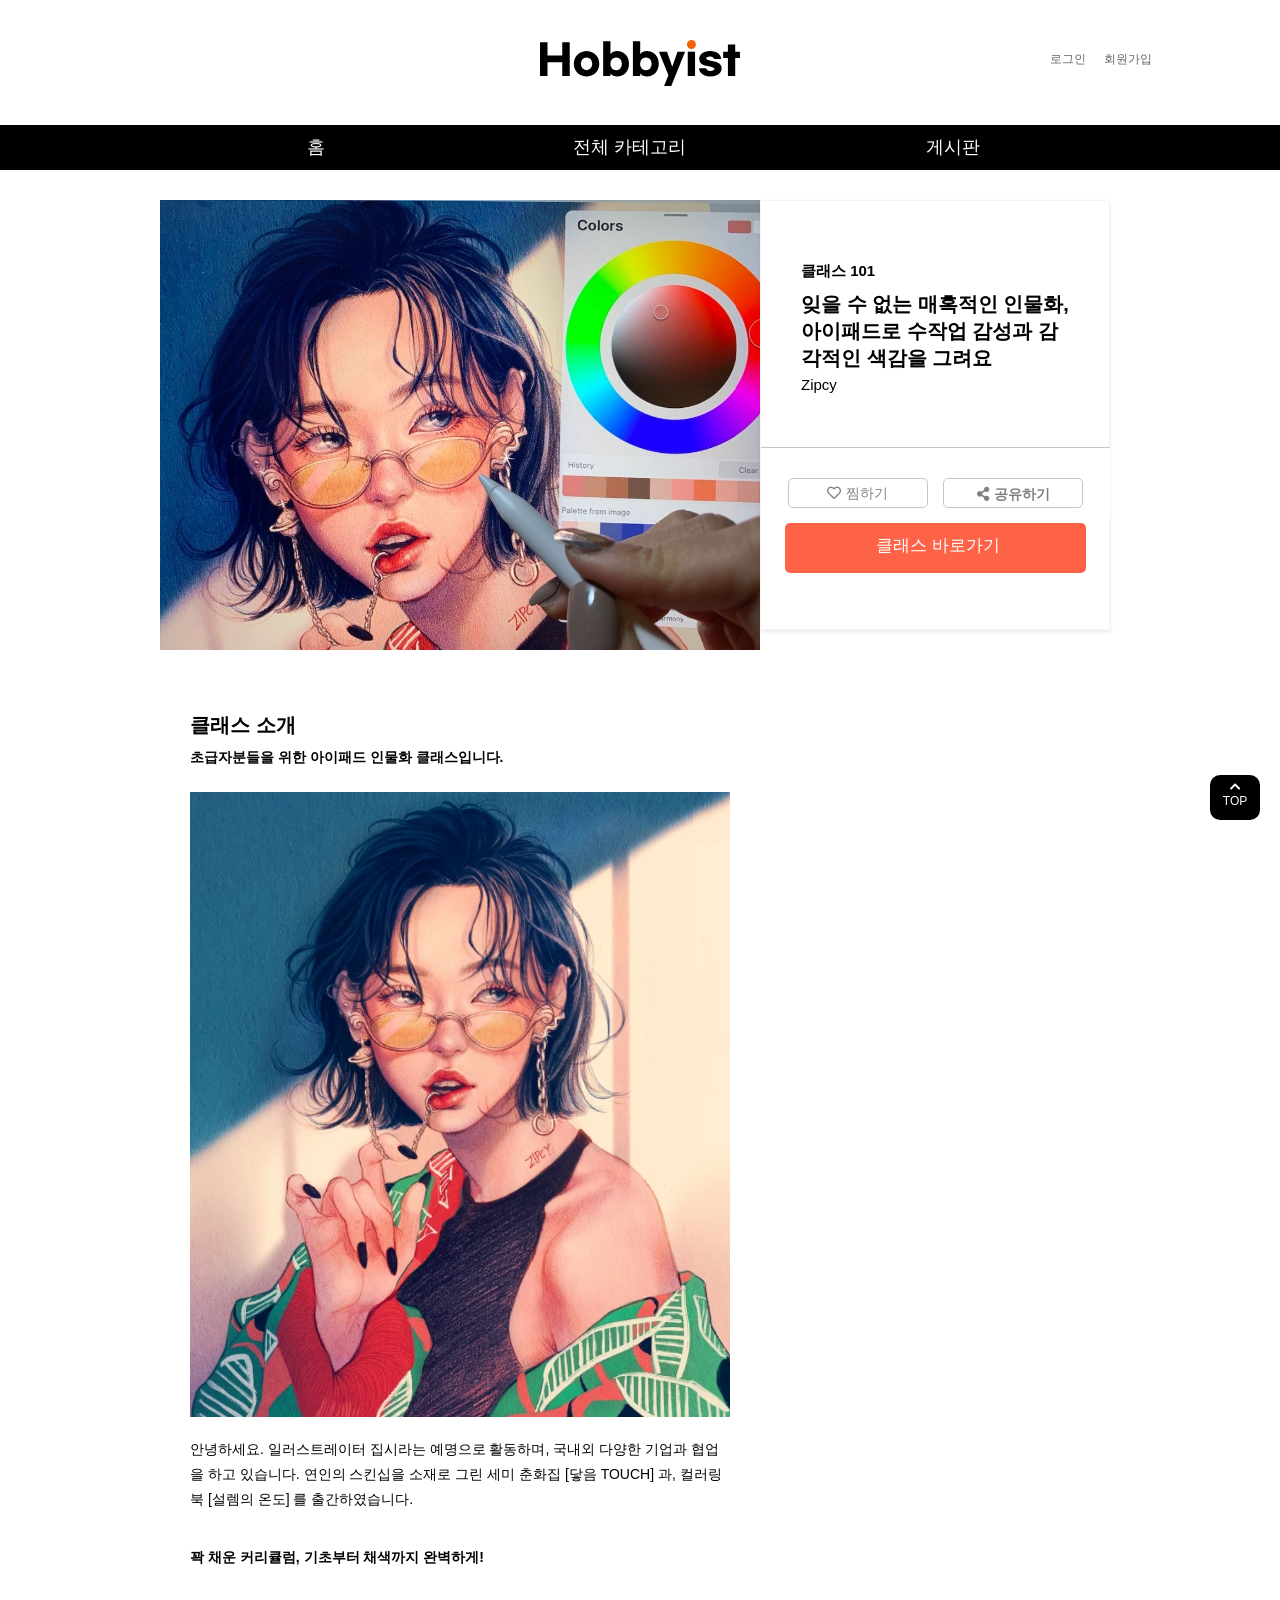
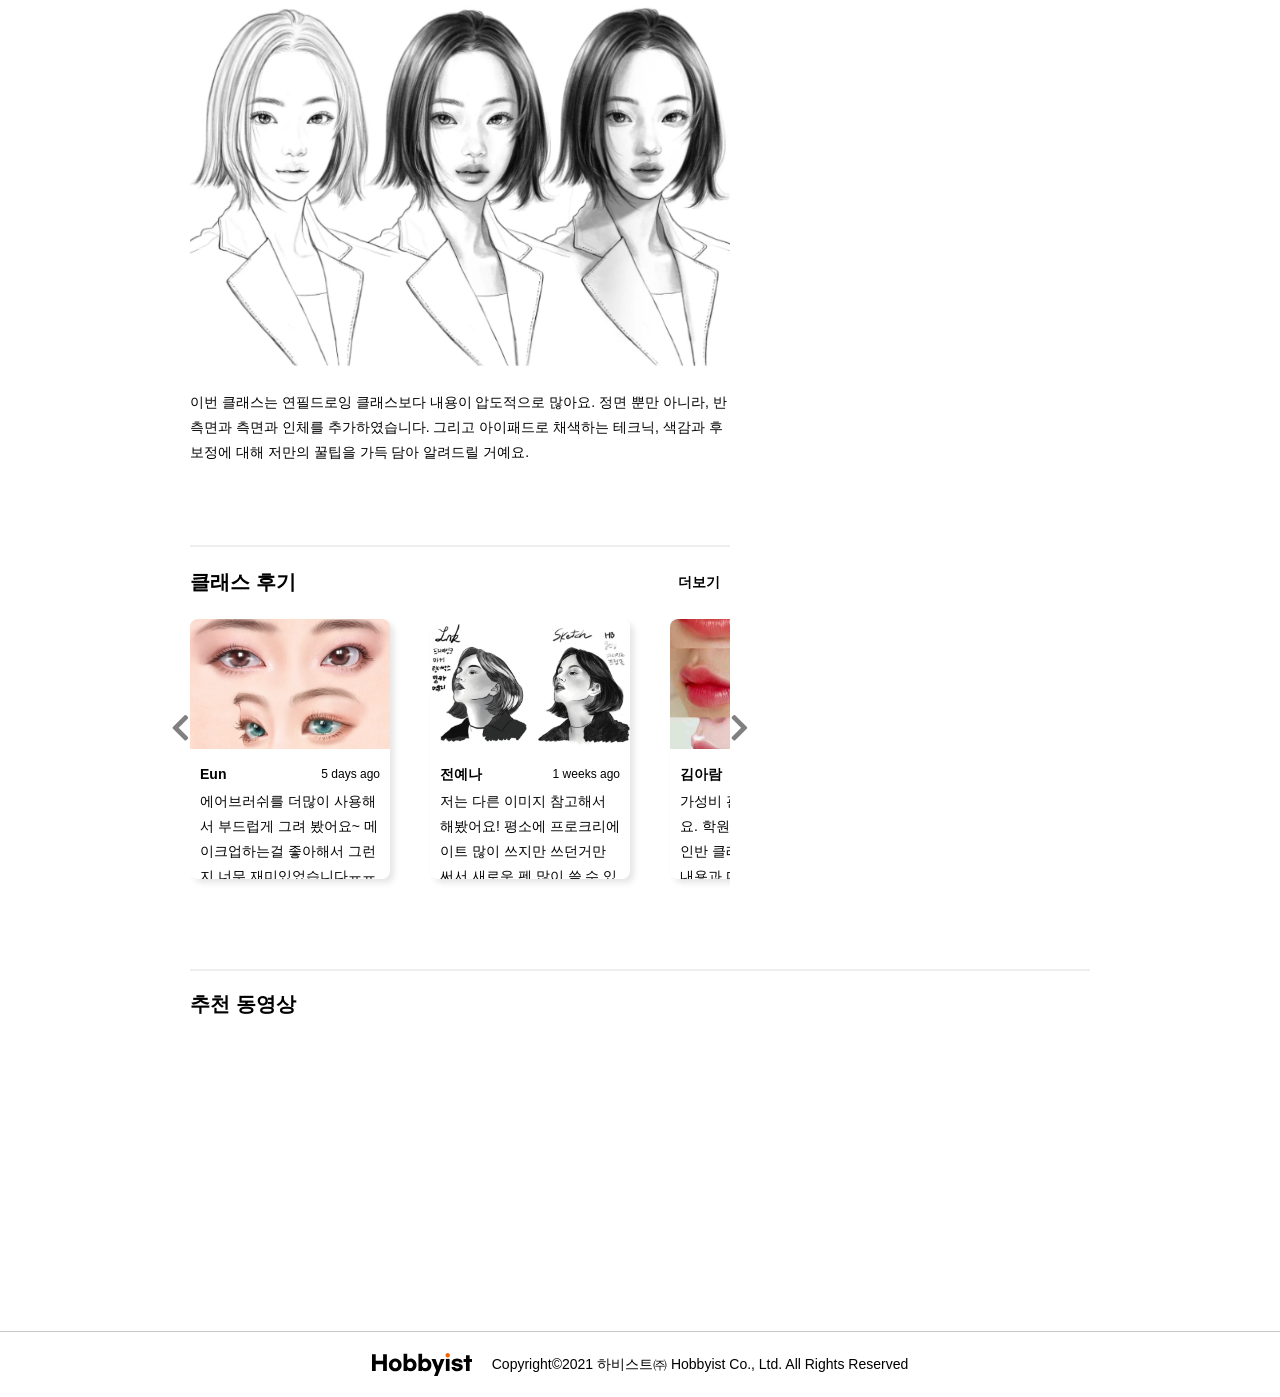
<file: details.html>
<!DOCTYPE html>
<html lang="ko">
<head>
<meta charset="UTF-8">
<meta name="viewport" content="width=device-width, user-scalable=no, initial-scale=1.0, maximum-scale=1.0, minimum-scale=1.0">
<title>Hobbyist Details</title>
<link rel="stylesheet" type="text/css" href="css/reset.css">
<link rel="stylesheet" type="text/css" href="css/header.css">
<link rel="stylesheet" type="text/css" href="css/details.css">
<link rel="stylesheet" href="https://use.fontawesome.com/releases/v5.14.0/css/all.css" integrity="sha384-HzLeBuhoNPvSl5KYnjx0BT+WB0QEEqLprO+NBkkk5gbc67FTaL7XIGa2w1L0Xbgc" crossorigin="anonymous">
<script src="js/jquery.js"></script>
<script src="js/gnb.js"></script>
<script src="js/jquery.bxslider.min.js"></script>
<script src="js/details_slider.js"></script>
</head>
<body>
    
<!--헤더 영역-->
    <section id="header-wrap">
        <header class="header-inner">
            <a href="Main.html"><img src="images/logo/logo_bk.svg" class="logo_bk"></a>
			<a href="Main.html"><img src="images/logo/logo_w.svg" class="logo_w"></a>
            <p class="mobile-menu-open"><i class="fas fa-bars"></i></p>
            <div class="mobile-menu-wrap">
                <div class="mobile-menu-scroll">
                    <ul class="util-menu">
                        <li><a href="Login.html">로그인</a></li>
                        <li><a href="signup.html">회원가입</a></li>
                    </ul>
                    <nav id="gnb">
                        <h2 class="blind">메인메뉴</h2>
                        <ul>
                            <li class="m0">
                                <a href="Main.html">홈</a>
                            </li>
                            <li class="m1">
                                <a href="#">전체 카테고리
                                    <i class="fas fa-chevron-down"></i>
                                </a>
                                <ul>
                                    <li class="ct_art"><a href="List_art.html">미술</a></li>
                                    <li class="ct_cook"><a href="List_cook.html">요리</a></li>
                                    <li class="ct_music"><a href="List_music.html">음악</a></li>
                                </ul>
                            </li>
                            <li class="m2">
                                <a href="#">게시판
                                    <i class="fas fa-chevron-down"></i>
                                </a>
                                <ul>
                                    <li><a href="Notice.html">공지사항</a></li>
                                    <li><a href="Question.html">문의사항</a></li>
                                    <li><a href="Review.html">후기</a></li>
                                </ul>
                            </li>
                        </ul>
                    </nav>
                </div>
                <p class="mobile-menu-close">
                <i class="fas fa-window-close"></i>
                </p>
            </div>
        </header>
    </section>

<!--상세 페이지-->
    <section class="content">
        <!--사이드 인포-->
        <div class="main_img">                       <!--사진-->
            <img src="images/details/detail_m.jpg">
        </div>
        <section class="aside_s">                         <!--인포-->
            <div class="aside_info">
                <div>
                    <div class="title">
                        <h4>클래스 101</h4>
                        <h2>잊을 수 없는 매혹적인 인물화, <br>아이패드로 수작업 감성과 감각적인 색감을 그려요</h2>
                        <p>Zipcy</p>
                    </div>
                    <div class="btn">
                        <div class="btn_like">
                            <form>
                                <input type="checkbox" id="wishlist">
                                <label for="wishlist" class="like">
                                    <i class="far fa-heart"><p>찜하기</p></i>    <!--폰트어썸 빈하트-->
                                    <i class="fas fa-heart"><p>찜하기</p></i>    <!--폰트어썸 풀하트-->
                                </label>
                            </form>
                        </div>
                        <a href="Popup.html" onclick="window.open(this.href, '_blank', 'width=350, height=300'); return false;">
                            <div class="btn_share">
                                <i class="fas fa-share-alt"><p>공유하기</p></i>
                            </div>
                        </a>
                        <div class="btn_link">
                            <a href="https://class101.net/products/Xl6yK2a732vqL9P09cLq?utm_campaign=share_feature&utm_content=share_feature&utm_medium=referral&utm_source=link&utm_term=all"><p>클래스 바로가기</p></a>
                        </div>
                    </div>
                </div>
            </div>
        </section>

        <section class="detail_s">                    
            <div class="container">                                         <!--상세-->
                <div class="detail">      
                    <div class="detail_box">
                        <h3><span class="sec-tit">클래스 소개</span></h3>
                        <h4>초급자분들을 위한 아이패드 인물화 클래스입니다.</h4>
                        <img src="images/details/content01.jpg">
                        <p>안녕하세요. 일러스트레이터 집시라는 예명으로 활동하며, 국내외 다양한 기업과 협업을 하고 있습니다. 연인의 스킨십을 소재로 그린 세미 춘화집 [닿음 TOUCH] 과, 컬러링북 [설렘의 온도] 를 출간하였습니다.</p>
                        <br>
                        <h4>꽉 채운 커리큘럼, 기초부터 채색까지 완벽하게!</h4>
                        <img src="images/details/content02.jpg">
                        <p>이번 클래스는 연필드로잉 클래스보다 내용이 압도적으로 많아요.

                            정면 뿐만 아니라, 반측면과 측면과 인체를 추가하였습니다. 그리고 아이패드로 채색하는 테크닉, 색감과 후보정에 대해 저만의 꿀팁을 가득 담아 알려드릴 거예요.</p>
                    </div>
                </div>
            </div>
        </section>

        <section class="review_s">                      <!--리뷰-->
            <div class="container">
                <hr class="divider">
                <div class="review_box">
                    <div class="review-tit">
                        <h3><span class="sec-titt">클래스 후기</span></h3> 
                        <h4><a href="Review.html">더보기</a></h4>
                    </div>
                    <ul class="bxslider">
                        <li>
                            <div class="review-card">
                                <div class="review-img01"></div>
                                <div class="review-content">
                                    <h4 class="name">Eun</h4>
                                    <span class="date">5 days ago</span>
                                    <p>에어브러쉬를 더많이 사용해서 부드럽게 그려 봤어요~ 메이크업하는걸 좋아해서 그런지 너무 재미있었습니다ㅠㅠ</p>
                                </div>
                            </div>
                        </li>
                        <li>
                            <div class="review-card">
                                <div class="review-img02"></div>
                                <div class="review-content">
                                    <h4 class="name">전예나</h4>
                                    <span class="date">1 weeks ago</span>
                                    <p>저는 다른 이미지 참고해서 해봤어요! 평소에 프로크리에이트 많이 쓰지만 쓰던거만 써서 새로운 펜 많이 쓸 수 있어서 좋았어요 ㅎㅎ</p>
                                </div>
                            </div>
                        </li>
                        <li>
                            <div class="review-card">
                                <div class="review-img03"></div>
                                <div class="review-content">
                                    <h4 class="name">김아람</h4>
                                    <span class="date">4 months ago</span>
                                    <p>가성비 괜찮은 클래스 같아요. 학원에서 배우는 취미성인반 클래스보다도 더 자세한 내용과 디테일한 설명이 쏙쏙 이해가 되고 노하우도 전수 받는 느낌이라 유익합니다.</p>
                                </div>
                            </div>
                        </li>
                        <li>
                            <div class="review-card">
                                <div class="review-img04"></div>
                                <div class="review-content">
                                    <h4 class="name">지니</h4>
                                    <span class="date">5 months ago</span>
                                    <p>내용이 알차고 작가님이 섬세히 잘가르쳐 주세요 답글도 잘 달아주시고 고칠 부분도 가르쳐 주시고 좋아요</p>
                                </div>
                            </div>
                        </li>
                        <li>
                            <div class="review-card">
                                <div class="review-img05"></div>
                                <div class="review-content">
                                    <h4 class="name">헤밍</h4>
                                    <span class="date">5 months ago</span>
                                    <p>아이패드를 가지게되면서 처음으로 그림수업을 받아봤어요. 너무너무 좋은 수업해주셔서 감사합니다.</p>
                                </div>
                            </div>
                        </li>
                    </ul>
                </div>
            </div>
        </section>

    </section>
    
    <section class="recommend_s container">                      <!--추천 동영상-->
        <hr class="divider">
        <div class="recommend">           
            <h3><span class="sec-tit">추천 동영상</span></h3>
            <div class="youtube">
                <iframe width="380" height="220" src="https://www.youtube.com/embed/tFoo5_Dz-w4" title="YouTube video player" frameborder="0" allow="accelerometer; autoplay; clipboard-write; encrypted-media; gyroscope; picture-in-picture" allowfullscreen></iframe>
                <iframe width="380" height="220" src="https://www.youtube.com/embed/52kA7D-FgoE" title="YouTube video player" frameborder="0" allow="accelerometer; autoplay; clipboard-write; encrypted-media; gyroscope; picture-in-picture" allowfullscreen></iframe>
            </div>
        </div>
    </section>

    <div class="top_btn">
        <a href="#"><i class="fas fa-chevron-up"></i><br>TOP</a>
    </div>
    
<!--푸터 영역-->
    <section id="footer-wrap">
        <footer class="footer-inner">
            <img src="images/logo/logo_bk.svg" class="logo_footer">
            <p>Copyright&copy;2021 하비스트㈜ Hobbyist Co., Ltd. All Rights Reserved</p>
        </section>
    </section>

</body>
</html>
</file>
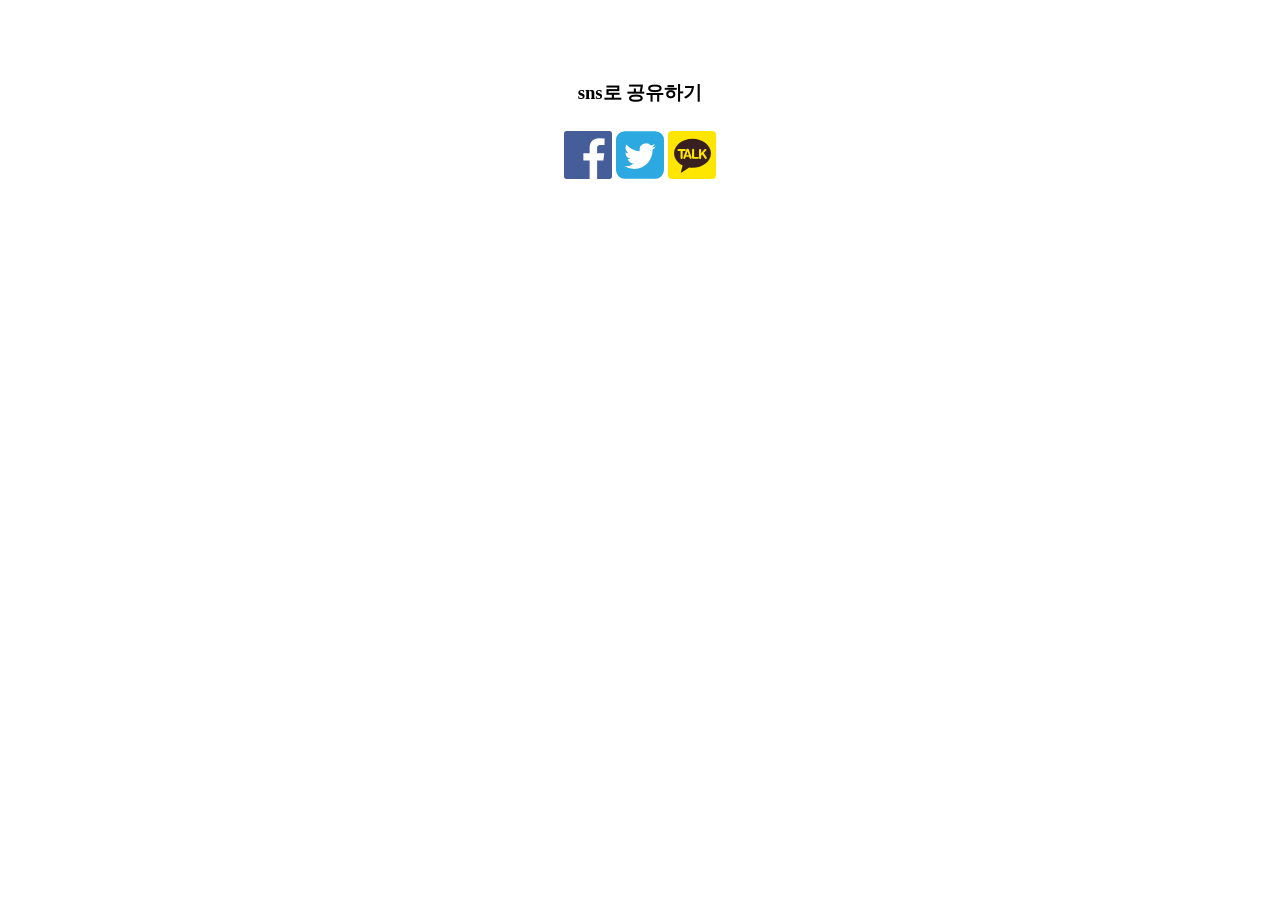
<file: Popup.html>
<!DOCTYPE html>
<html lang="en">
<head>
    <meta charset="UTF-8">
    <meta name="viewport" content="width=device-width, initial-scale=1.0">
    <title>popup</title>
    <!-- SNS share websites --> 
<script type="text/javascript" async> 
    var url_default_ks = "https://story.kakao.com/share?url=";
    var url_default_fb = "https://www.facebook.com/sharer/sharer.php?u=";
    var url_default_tw_txt = "https://twitter.com/intent/tweet?text="; 
    var url_default_tw_url = "&url="; 
    var url_default_naver = "http://share.naver.com/web/shareView.nhn?url="; 
    var title_default_naver = "&title="; 
    var url_this_page = location.href; 
    var title_this_page = document.title; 
    var url_combine_ks = url_default_ks + url_this_page; 
    var url_combine_fb = url_default_fb + url_this_page; 
    var url_combine_tw = url_default_tw_txt + document.title + url_default_tw_url + url_this_page; 
    var url_combine_naver = url_default_naver + encodeURI(url_this_page) + title_default_naver + encodeURI(title_this_page); 
    </script>
    <style>
    div img{
        height:60px;
    }
    </style>
</head>
<body>
    <!-- SNS share buttons --> 
    <div style="width: 100%; text-align: center; margin-bottom: 50px; margin-top:80px;"> 
     <!-- Facebook share button --> 
     <h3>sns로 공유하기</h3>
     <a href="" onclick="window.open(url_combine_fb, '', 'scrollbars=no, width=600, height=600'); return false;">
     <img src="/images/facebook.svg" title="페이스북으로 공유하기" class="sharebtn_custom" style="width: 48px;"></a> 
     <!-- Twitter share button --> 
     <a href="" onclick="window.open(url_combine_tw, '', 'scrollbars=no, width=600, height=600'); return false;">
     <img src="/images/twitter.svg" title="트위터로 공유하기" class="sharebtn_custom" style="width: 48px;"></a> 
     <!-- Kakaotalk share button --> 
     <a href="" onclick="window.open(url_combine_ks, '', 'scrollbars=no, width=600, height=600'); return false;">
     <img src="/images/kakao.svg" title="카카오톡으로 공유하기" class="sharebtn_custom" style="width: 48px;"></a>
     </div>
</body>
</html>
</file>
<file: css/header.css>
@charset "utf-8";

/* PC 영역 CSS*/

*, *:after, *:before{
    box-sizing:border-box;
}

body{
    font: 14px Malgun Ghothic,"맑은고딕",sans-serif;
    min-width:320px;
}

#header-wrap{
    margin-bottom: 30px;
}

.header-inner{
    position: relative;
    height: 130px;
}

.header-inner, #container, #footer{
    margin:0 auto;
}

.logo_bk {
    width: 200px;
    margin: 0 auto;
    margin-top: 40px;
    display: block;
}

.logo_w {
    display: none;
}

.util-menu{
    position: absolute;
    right: 10%;
    top: 0;
    font-size: 12px;
}

.util-menu li{
    float: left;
    padding-left: 10px;
    margin-left:8px;
}

.util-menu li:first-child{
    background: none;
    margin-left: 0;
    padding: 0;
}

.util-menu a{
    color: #666768;
    display: block;
    height:38px;
    line-height:38px;
}

#gnb{
    background-color: black;
    position: absolute;
    left: 0;
    bottom: 0;
    width: 100%;
    z-index: 100;
}

#gnb > ul {
    text-align: center;
}

#gnb > ul > li{
    width:25%;
    max-width: 400px;
    display: inline-block;
    position: relative;
}

#gnb > ul > li > a{
    color: #fff;
    font-size:18px;
    text-align:center;
    display: block;
    height:45px;
    line-height:45px;
}

.m1 a, .m2 a {
    color: #000;
}

#gnb ul ul{
    display: none;
    position: absolute;
    left:50%;
    top:45px;
    width: 180px;
    margin-left: -90px;
    background-color: #fff;
    border: 1px solid #000;
    border-top: none;
    font-size:15px;
}
#gnb ul ul a{
    display: block;
    height: 40px;
    line-height: 40px;
    text-align: center;
}

.fa-bars {
    color: white;
}

.fa-window-close, .fa-bars {
    visibility: hidden;
}

.fa-chevron-down {
    visibility: hidden;
}

#footer-wrap{
    background-color: #fff;
}

#footer{
    padding: 10px 0;
    text-align: center;
}

/* 모바일 영역 CSS */
@media (max-width:800px) {
    #header-wrap{
        background-color: black;
        height: 100px;
        margin-bottom: 0px;
    }

    .header-inner{
        height: auto;
        padding-top: 30px;
    }

    .logo_bk {
        display: none;
    }

    .logo_w {
        width: 200px;
        margin: 0 auto;
        display: block;
    }

    .mobile-menu-open{
        font-size: 30px;
        position: absolute;
        right: 5%;
        top: 32px;
    }   
    
    .util-menu{
        position: static;
        font-size: inherit;
        z-index: 1000;
    }

    .util-menu li{
        float: none;
        padding: 0;
        margin: 0;
        background: none;
    }

    .mobile-menu-wrap{
        position: fixed;
        top: 0;
        width: 100%;
        height: 100%;
        background-color: #fff;
        z-index: 100;
    }

    .mobile-menu-scroll{
        height: 100%;
        overflow-y: auto;
    }

    #gnb{
        position: static;
    }

    #gnb ul li{
        width: 100%;
        max-width: none;
        display: block;
        float: none;
        margin:0;
    }

    #gnb ul li a{
        color: #fff;
        font-size: inherit;
        text-align: left;
    }
    .util-menu a, #gnb > ul > li > a, #gnb ul ul a{
        height:40px;
        line-height:40px;
        display: block;
        padding:0 15px;
    }
    .util-menu a, #gnb > ul > li > a{
        border-bottom: 1px solid rgb(88, 90, 92);
        position: relative;
    }

    #gnb ul ul{
        display: block;
        position: static;
        width: auto;
        margin:0;
        border-radius:0;
        border: none;
        background: none;
        background-color: #333;
        display: none;
    }

    #gnb ul ul a{
        border-bottom: 1px solid #444;
    }

    .mobile-menu-close{
        font-size: 150%;
        display: none;
        position: absolute;
        right: 10px;
        top: 4px;
    }

    .category_art li, .category_cook li, .category_music li {
        background-color: #666768;
        font-size: 11px;
    } 

    #gnb i {
        color: #fff;
        float: right;
        font-size: 20px;
        margin-top: 10px;
        display: block;
    }

    .mobile-menu-wrap {
        left: -1000px;
    }

    .mobile-menu-close, .mobile-menu-open{
        display: block;
    }

    .fa-window-close, .fa-bars {
        visibility: visible;
    }

    .fa-window-close {
        padding: 15px;
        padding-top: 7px;
    }


    .fa-chevron-down {
        visibility: visible;
    }
}
</file>
<file: css/details.css>
/* 모바일 CSS */
/* 기본 CSS */
.container {
    width: 90%;
    margin: 0 auto;
}

img {
    width: 100%;
}
    
/* 모바일 사이드 인포 CSS */
.aside_info {
    height: max-content;
    background-color: white;
    box-shadow: 0 2px 4px 0 #8616161a;
    border: 1px solid #f5f5f5;
}

.title {
    font-size: 15px;
    padding: 20px;
    line-height: 40px;
    text-align: center;
}

.title h2 {
    font-size: 20px;
    line-height: 27px;
}

.btn {
    width: 100%;
    height: 70px;
    background-color: white;
    border-top: 1px solid rgb(199, 199, 199);
    text-align: center;
    bottom: 0px;
    position: fixed;
    z-index: 99;
}

.btn div {
    margin-top: 15px;
    vertical-align: middle;
    display: inline-block;
}
 
.btn_like {                
    width: 20%;
    height: 30px;
    border: 1px solid rgb(199, 199, 199);
    border-radius: 5px;
    position: relative;
}

.like i {
    color: gray;
    display: block;
    position: absolute;
    top: 50%;
    left: 50%;
    transform: translate(-50%, -50%);
}

.like p {
    display: none;
}

.like i:last-child {
    opacity: 0;
    transition: 0.2s;
}

input:checked + label i:last-child {
    color: tomato;
    opacity: 1;
}

input {
    display: none;
}

.btn_share {
    width: 20%;
    height: 30px;
    padding-top: 3px;
    color: gray;
    border: 1px solid rgb(199, 199, 199);
    border-radius: 5px;
}

.btn_share p {
    display: none;
}

.btn_link {
    width: 50%;
    height: 30px;
    padding-top: 2px;
    color: white;
    background-color: tomato;
    border-radius: 5px;
}

.btn_link a {
    color: white;
    text-decoration: none;
}

/* 모바일 디테일 CSS */

.detail {
    margin-top: 30px;
}

.detail_box {
    line-height: 30px;
}

.detail_s img {
    margin: 20px 0px;
}

.sec-tit {
    font-size: 20px;
}

p {
    line-height: 25px;
}

.divider {
    width: 100%;
    max-width: 1132px;
    margin: 20px 0;
    background:#eee;
}

/* 모바일 리뷰 CSS */

.review_box {
    line-height: 30px;
    position: relative;
}

.bx-wrapper, .bx-viewport {
    height: 270px !important;
}

.review_box .bx-prev, .review_box .bx-next {
    font-size: 30px;
    position: absolute;
    top: 50%;
    transform: translateY(-50%);
}

.review_box .bx-prev {
    color: gray;
    right: 100%;
}

.review_box .bx-next {
    color: gray;
    left: 100%;
}

.review-tit {
    position: relative;
    margin-bottom: 20px;
}

.review-tit h3 {
    font-size: 20px;
    display: inline-block;
}

.review-tit h4 {
    display: inline-block;
    position: absolute;
    right: 10px;
}

.review-tit a {
    color: black;
}

.review-card {
    width: 100%;
    height: 260px;
    box-shadow: 4px 4px 6px 0px rgb(0 0 0 / 10%);
    background-color: #ffffff;
    overflow: hidden;
    border-radius: 8px;
    margin: 0 auto;
}

.review-img01 {
    background-image: url(../images/review/review01.jpg);
    background-size: cover;
    background-position: 50%;
    width: 100%;
    height: 50%;
}

.review-img02 {
    background-image: url(../images/review/review02.jpg);
    background-size: cover;
    background-position: 50%;
    width: 100%;
    height: 50%;
}

.review-img03{
    background-image: url(../images/review/review03.jpg);
    background-size: cover;
    background-position: 50%;
    width: 100%;
    height: 50%;
}

.review-img04 {
    background-image: url(../images/review/review04.jpg);
    background-size: cover;
    background-position: 50%;
    width: 100%;
    height: 50%;
}

.review-img05 {
    background-image: url(../images/review/review05.jpg);
    background-size: cover;
    background-position: 50%;
    width: 100%;
    height: 50%;
}

.review-content {
    margin: 10px;
}

.name {
    display: inline-block;
}

.date {
    font-size: 12px;
    float: right;
}

/* 모바일 추천동영상 CSS */
.youtube {
    margin: 20px;
    text-align: center;
}

.youtube iframe {
    margin: 10px;
}


.top_btn {
    width: 50px;
    height: 45px;
    font-size: 12px;
    text-align: center;
    background-color: black;
    border-radius: 10px;
    padding-top: 5px;
    position: fixed;
    bottom: 80px;
    right: 20px;
}

.top_btn a {
    color: white;
}


/* 모바일 푸터 CSS */
.footer-inner {
    display: flex;
    justify-content: center;
    border-top: 1px solid rgb(199, 199, 199);
    padding: 20px;
}

.logo_footer {
    width: 100px;
    margin-right: 20px;
}

/* 태블릿 CSS */
@media all and (min-width:800px){

    /* 기본 CSS */

    /* 태블릿 사이드 인포 CSS */

    .btn p {   
        padding-left: 5px;            
        display: inline;
    }
 
}




/* PC CSS */
@media all and (min-width:1132px){

    /* PC 기본 CSS */
    .content {
        width: 960px;
        margin: 0 auto;
        display: flex;
        flex-wrap: wrap;
        align-items: flex-start;       
    }

    .container {
        width: 600px;
        padding: 30px;
    }

    /* PC 사이드 인포 CSS */
    .main_img {
        width: 600px;
    }

    .aside_s {
        position: sticky;
        top: 30px;
    }

    .aside_info {
        width: 350px;
        height: 430px;
    }

    .title {
        padding: 50px 40px;
        text-align: left;
    }

    .btn {
        width: 349px;
        position: relative;
        padding-top: 15px;
    }

    .btn_like {
        width: 40%;
        margin: 0 6px;
    }

    .btn_share {
        width: 40%;
        margin: 0 6px;
    }

    .btn_link {
        width: 86%;
        height: 50px;
        padding-top: 10px;
        font-size: 17px;

    }

    /* PC 추천 동영상 CSS */
    .recommend_s {
        width: 960px;
        margin: 0 auto;
    }

}
</file>
